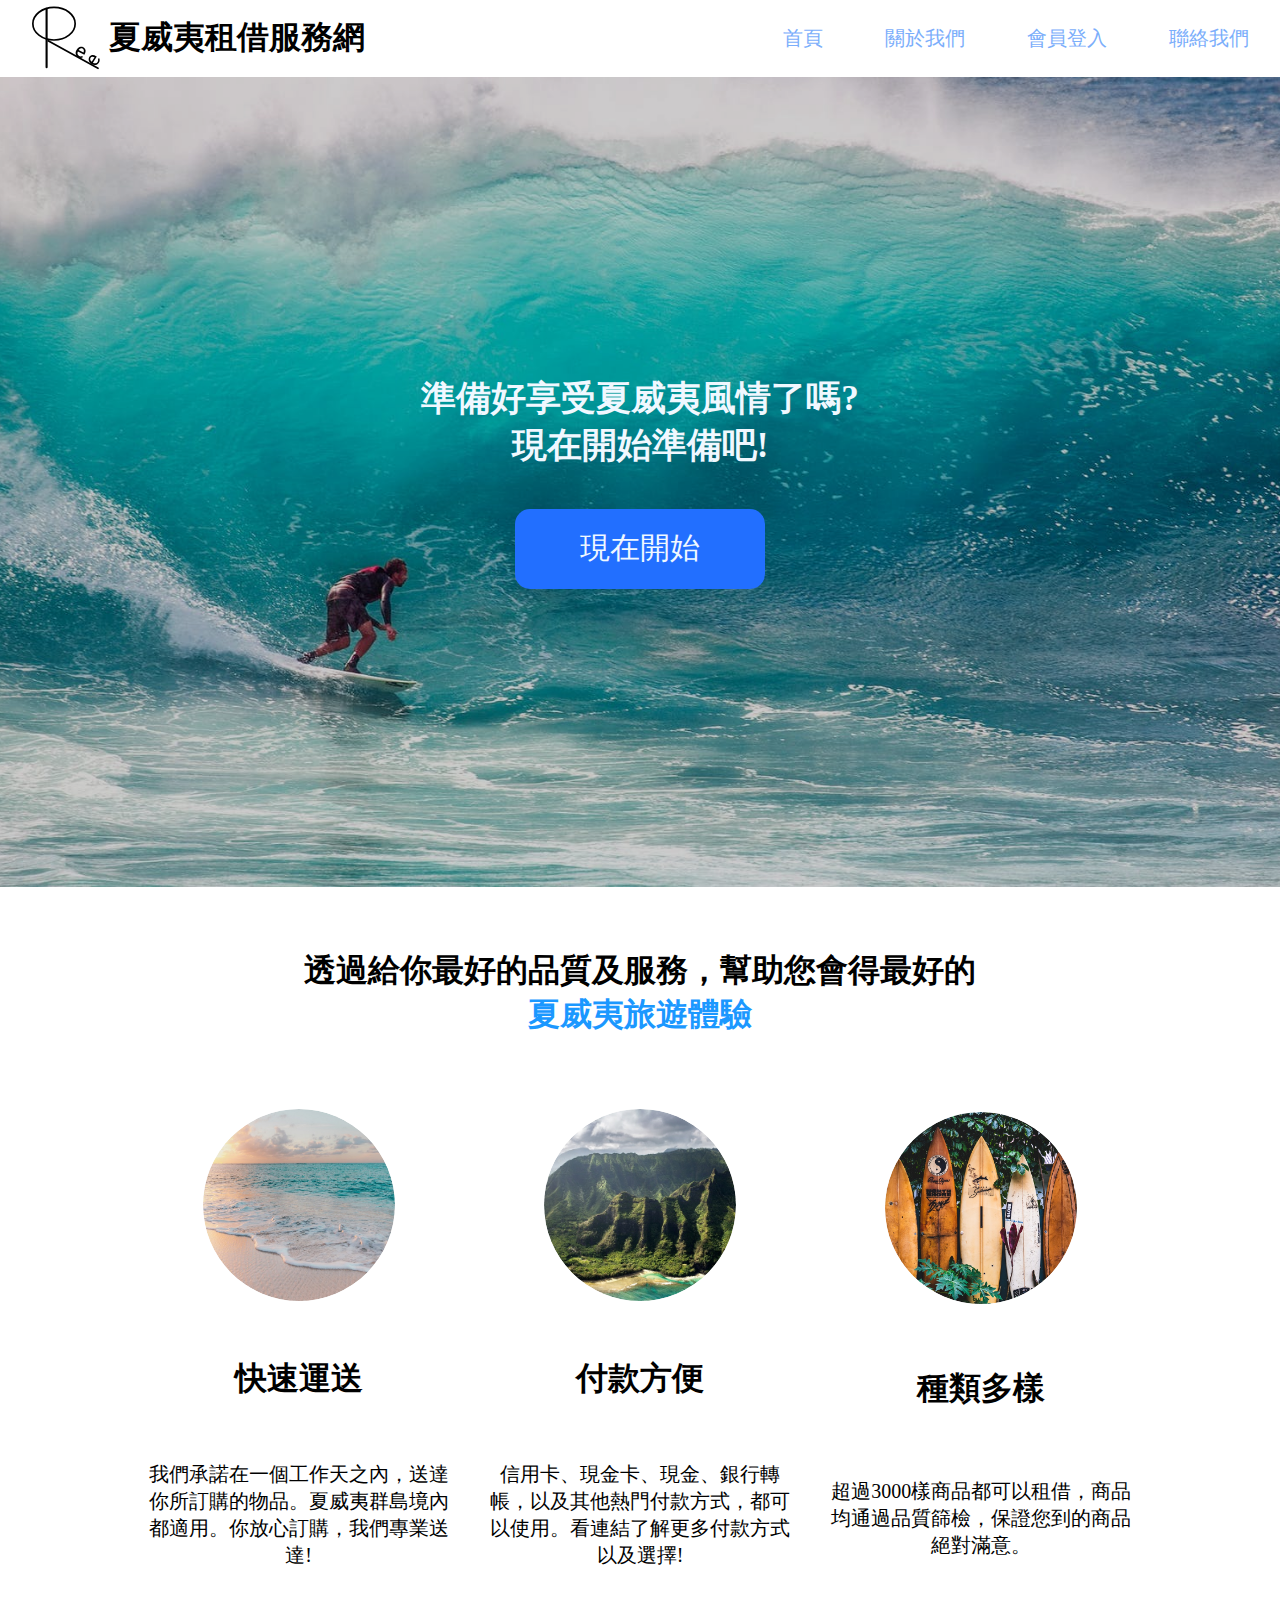
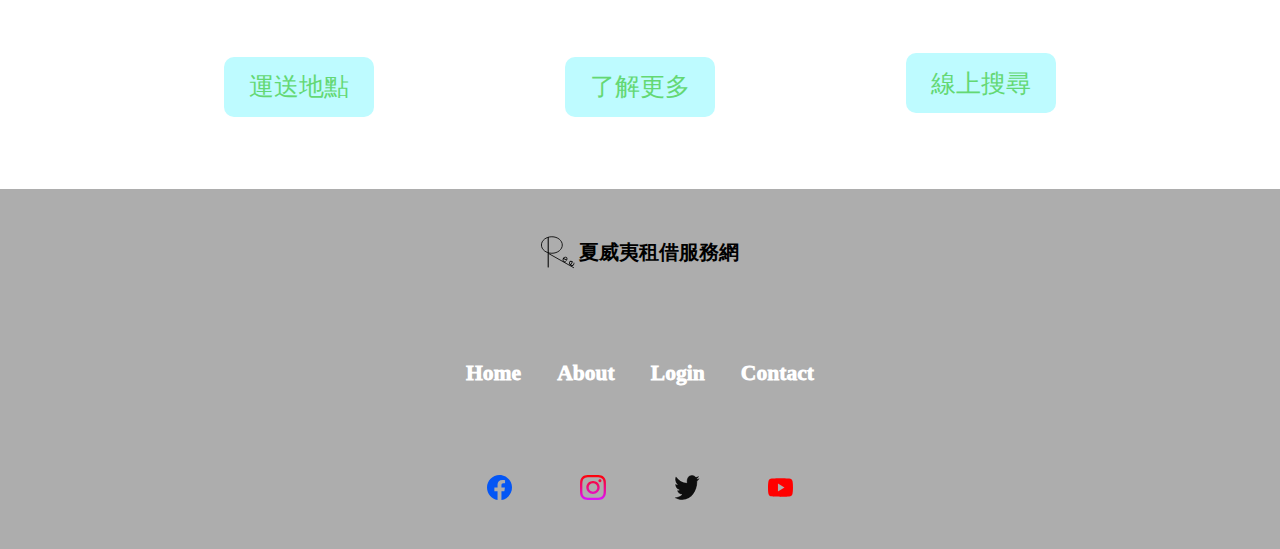
<file: hawaii project/index.html>
<!DOCTYPE html>
<html lang="zh">
<head>
    <meta charset="UTF-8">
    <meta http-equiv="X-UA-Compatible" content="IE=edge">
    <meta name="viewport" content="width=device-width, initial-scale=1.0">
    <link href="./styles/index.css" rel="stylesheet" type="text/css" />
    <title></title>
</head>
<body>
    <header>
        <div class="headerRight">
            <img src="資源包1\Icons\black logo.svg">
            <h1>夏威夷租借服務網</h1>
        </div>
        <nav>
            <ul>
                <li><a href="#">首頁</a></li>
                <li><a href="#">關於我們</a></li>
                <li><a href="#">會員登入</a></li>
                <li><a href="#">聯絡我們</a></li>
            </ul>
        </nav>
    </header>

    <main>
        <section class="backImage">
            <div class="filter"></div>
            <h3>準備好享受夏威夷風情了嗎?<br/>
                現在開始準備吧!</h3>
            <button class="start">現在開始</button>
        </section>
        <div class="container">
            <h3>透過給你最好的品質及服務，幫助您會得最好的<br/>
                <span style="color:rgb(27, 152, 255)">夏威夷旅遊體驗</span></h3>
            <div class="cards">
                <div class="card">
                    <div class="imgContainer">
                        <img src="./資源包1/Pictures/sean-o-KMn4VEeEPR8-unsplash.jpg">
                    </div>
                    <h4>快速運送</h4>
                    <p>我們承諾在一個工作天之內，送達你所訂購的物品。夏威夷群島境內都適用。你放心訂購，我們專業送達!</p>
                    <button href="#">運送地點</button>
                </div>
                <div class="card">
                    <div class="imgContainer">
                        <img src="./資源包1/Pictures/braden-jarvis-prSogOoFmkw-unsplash.jpg">
                    </div>
                    <h4>付款方便</h4>
                    <p>信用卡、現金卡、現金、銀行轉帳，以及其他熱門付款方式，都可以使用。看連結了解更多付款方式以及選擇!</p>
                    <button href="#">了解更多</button>
                </div>
                <div class="card">
                    <div class="imgContainer">
                        <img src="./資源包1/Pictures/tatonomusic-FFCgotROOTY-unsplash.jpg">
                    </div>
                    <h4>種類多樣</h4>
                    <p>
                        超過3000樣商品都可以租借，商品均通過品質篩檢，保證您到的商品絕對滿意。
                      </p>
                    <button>線上搜尋</button>
                </div>
            </div>
        </div>
    </main>
    <footer>
        <div class="headerRight">
            <img src="資源包1\Icons\black logo.svg">
            <h4>夏威夷租借服務網</h4>
        </div>
        <nav>
            <ul>
                <li><a href="#">Home</a></li>
                <li><a href="#">About</a></li>
                <li><a href="#">Login</a></li>
                <li><a href="#">Contact</a></li>
            </ul>
        </nav>
        <section class="">
            <a href="#"><img src="./資源包1/Icons/facebook.svg"></a>
            <a href="#"><img src="./資源包1/Icons/instagram.svg"></a>
            <a href="#"><img src="./資源包1/Icons/twitter.svg"></a>
            <a href="#"><img src="./資源包1/Icons/youtube.svg"></a>
        </section>
    </footer>
</body>
<script src="./app.js"></script>
</html>
</file>
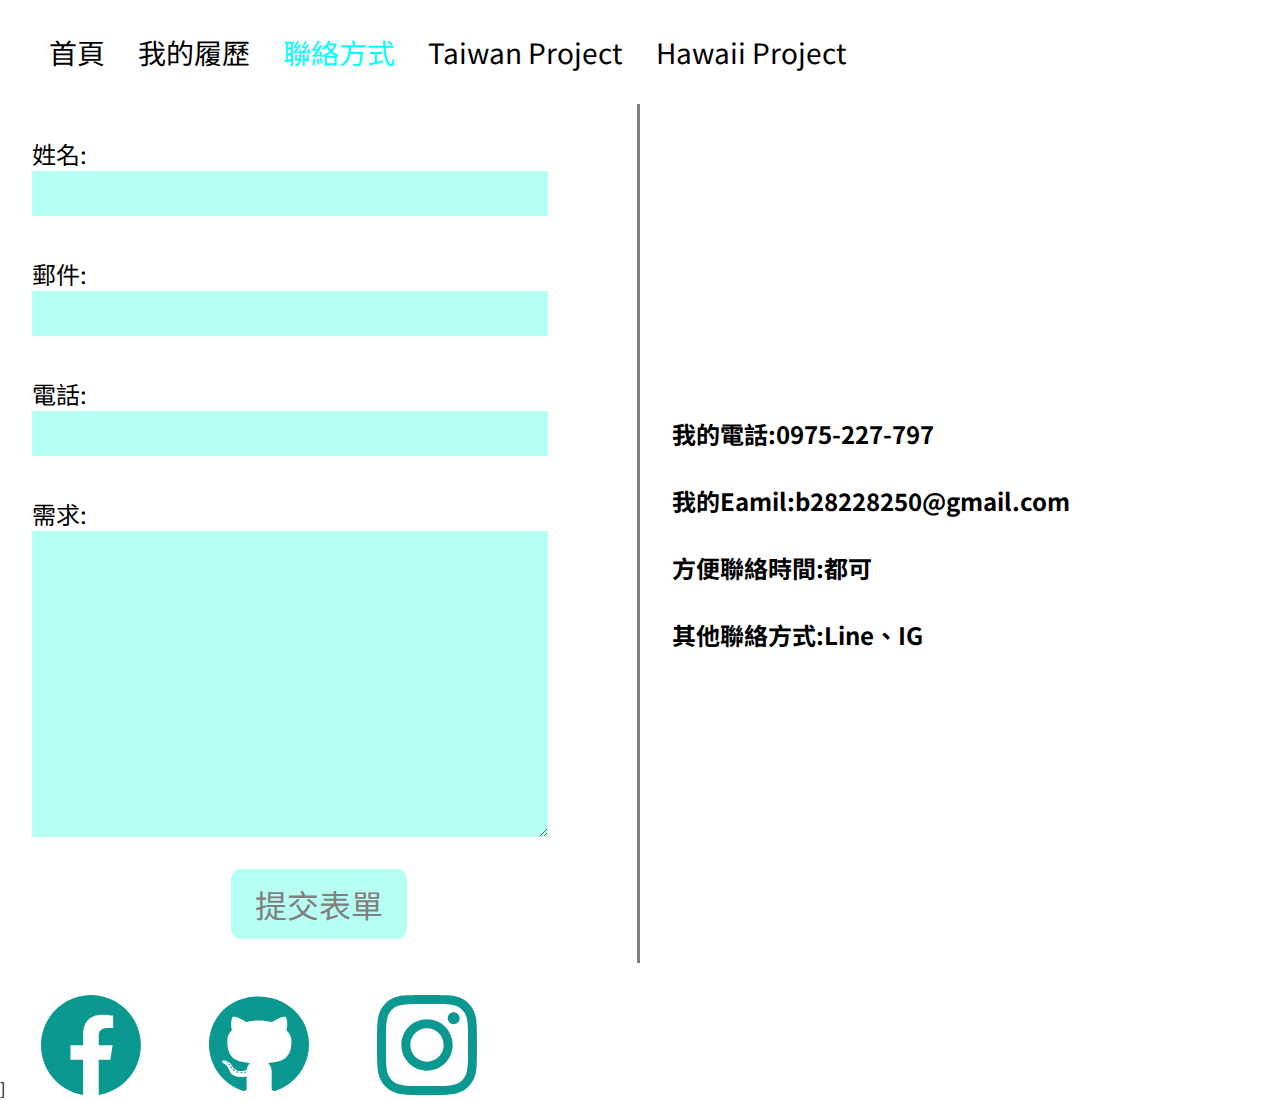
<file: contact.html>
<!DOCTYPE html>
<html lang="zh">
    <head>
        <meta charset="UTF-8">
        <meta http-equiv="X-UA-Compatible" content="IE=edge">
        <meta name="viewport" content="width=device-width, initial-scale=1.0">
        <meta name="author" content="Frank Guo">
        <meta name="rodots" content="index, follow">
        <meta name="description" content="這是Frank Guo的個人網站。Frank Guo是來自台灣的網路前端開發人員">
        <title>聯絡方式 | Frank 網頁前端工程師</title>
        <link rel="stylesheet" href="./styles/style.css">
        <link rel="stylesheet" href="./styles/animation.css">
        <link rel="preconnect" href="https://fonts.googleapis.com">
    <link rel="preconnect" href="https://fonts.gstatic.com" crossorigin>
    <link href="https://fonts.googleapis.com/css2?family=Noto+Sans+TC&display=swap" rel="stylesheet">
    </head>
    <body>
        <header>
            <nav>
                <ul>
                    <li ><a href="index.html" >首頁</a></li>
                    <li><a href="resume.html">我的履歷</a></li>
                    <li><a href="#" class="first">聯絡方式</a></li>
                    <li><a href="基礎project/index.html">Taiwan Project</a></li>
                    <li><a href="hawaii project/index.html">Hawaii Project</a></li>
                </ul>
            </nav>
        </header>
        <main>
            <section class="form">
                <form>
                  <div>
                    <label for="name">姓名:</label>
                    <input type="text" name="name" />
                  </div>
                  <br />
                  <div>
                    <label for="email">郵件:</label>
                    <input type="email" name="email" />
                  </div>
                  <br />
                  <div>
                    <label for="phone">電話:</label>
                    <input type="text" name="phone" />
                  </div>
                  <br />
                  <div>
                    <label for="need">需求:</label>
                    <textarea name="need" id="need" rows="10"></textarea>
                  </div>
                  <br />
                  <button type="submit">提交表單</button>
                </form>
              </section>
            <section class="contact">
                <div class="content">
                    <h2>我的電話:0975-227-797</h2>
                    <h2>我的Eamil:b28228250@gmail.com</h2>
                    <h2>方便聯絡時間:都可</h2>
                    <h2>其他聯絡方式:Line、IG</h2>
                </div>
            </section>
        </main>
        <footer>]
            <a href="#"><img src="./ICONS/facebook.svg" alt="facebook" title="facebook page"></a>
            <a href="#"><img src="./ICONS/github-brands 1.svg" alt="github" title="'github page"></a>
            <a href="#"><img src="./ICONS/instagram.svg" alt="instagram" title="'instagram page"></a>
        </footer>
    </body>
</html>
</file>
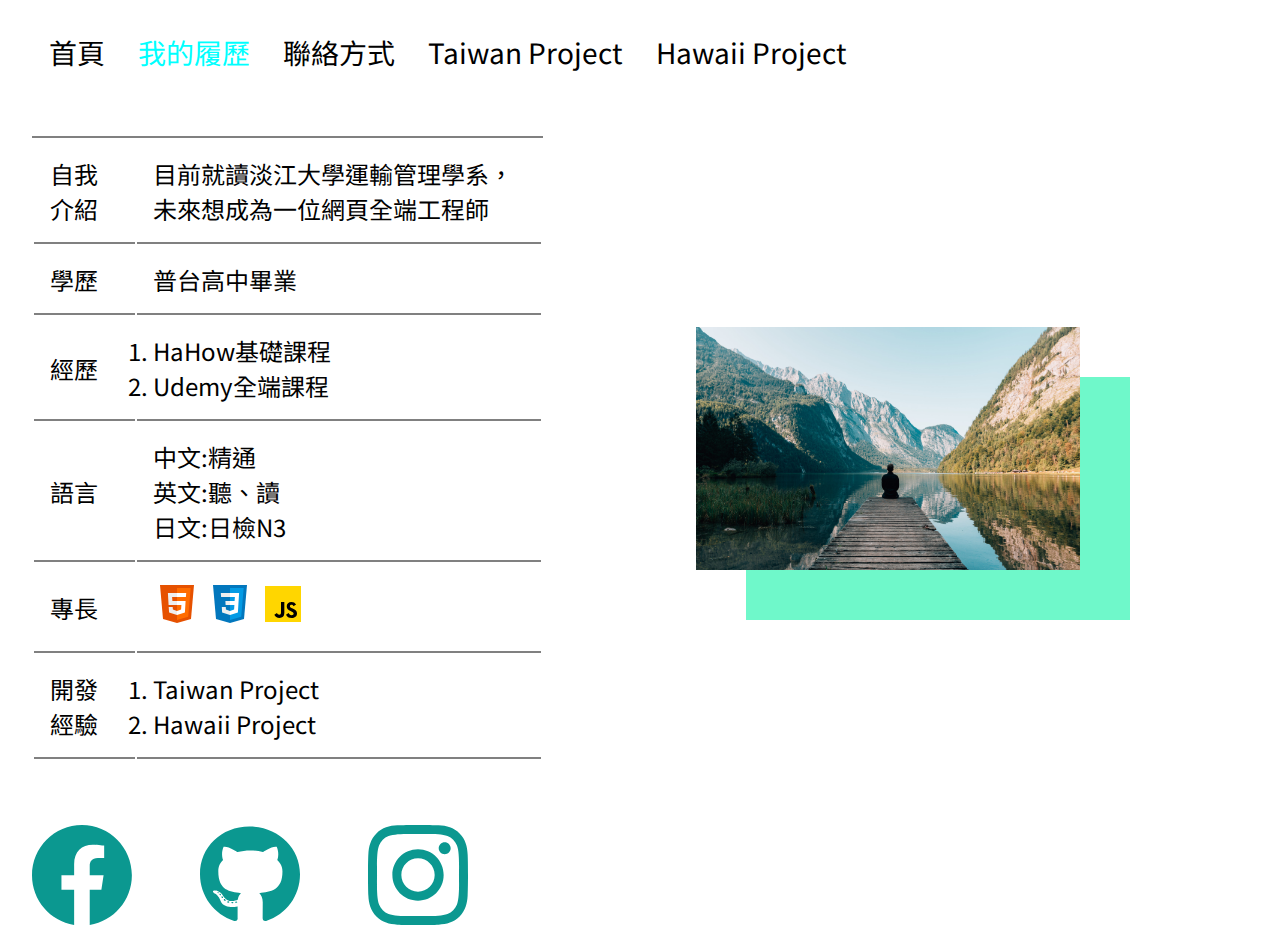
<file: resume.html>
<!DOCTYPE html>
<html lang="zh">
<head>
    <meta charset="UTF-8">
    <meta http-equiv="X-UA-Compatible" content="IE=edge">
    <meta name="viewport" content="width=device-width, initial-scale=1.0">
    <meta name="author" content="Frank Guo">
    <meta name="rodots" content="index, follow">
    <meta name="description" content="這是Frank Guo的個人網站。Frank Guo是來自台灣的網路前端開發人員">
    <title>我的履歷 | Frank 網頁前端工程師</title>
    <link rel="stylesheet" href="./styles/style.css">
    <link rel="stylesheet" href="./styles/animation.css">
    <link rel="preconnect" href="https://fonts.googleapis.com">
<link rel="preconnect" href="https://fonts.gstatic.com" crossorigin>
<link href="https://fonts.googleapis.com/css2?family=Noto+Sans+TC&display=swap" rel="stylesheet">
</head>
<header>
    <nav>
        <ul>
            <li ><a href="index.html" >首頁</a></li>
            <li><a class="first" href="#">我的履歷</a></li>
            <li><a href="contact.html">聯絡方式</a></li>
            <li><a href="基礎project/index.html">Taiwan Project</a></li>
            <li><a href="hawaii project/index.html">Hawaii Project</a></li>
        </ul>
    </nav>
</header>
<main>
    <section class="table">
        <table style=" border-top: 2px solid gray;">
            <tr >
                <td style="width:20%;">自我介紹</td>
                <td style="width:80%;">目前就讀淡江大學運輸管理學系，未來想成為一位網頁全端工程師</td>
            </tr>
            <tr>
                <td>學歷</td>
                <td>普台高中畢業</td>
            </tr>
            <tr>
                <td>經歷</td>
                <td> 
                    <ol>
                        <li>HaHow基礎課程</li>
                        <li>Udemy全端課程</li>
                    </ol>
                </td> 
            </tr>
            <tr>
                <td>語言</td>
                <td>
                    <ul style="list-style:none">
                        <li>中文:精通</li>
                        <li>英文:聽、讀</li>
                        <li>日文:日檢N3</li>
                    </ul>
                </td>
            </tr>
            <tr>
                <td>專長</td>
                <td>
                    <img src="./ICONS/icons8-html-5.svg" alt="html">
                    <img src="./ICONS/icons8-css3.svg" alt="css3">
                    <img src="./ICONS/icons8-javascript.svg" alt="javascript">
                </td>
            </tr>
            <tr>
                <td>開發經驗</td>
                <td>
                    <ol>
                        <li>Taiwan Project</li>
                        <li>Hawaii Project</li>
                    </ol>
                </td>
            </tr>
        </table>
    </section>
    <section class="bu">
        <img src="./ICONS/pexels-photo-747964-scaled.jpeg" alt="img" title='img'>
    </section>
</main>
<footer>
    <a href="#"><img src="./ICONS/facebook.svg" alt="facebook" title="facebook page"></a>
    <a href="#"><img src="./ICONS/github-brands 1.svg" alt="github" title="'github page"></a>
    <a href="#"><img src="./ICONS/instagram.svg" alt="instagram" title="'instagram page"></a>
</footer>
</file>
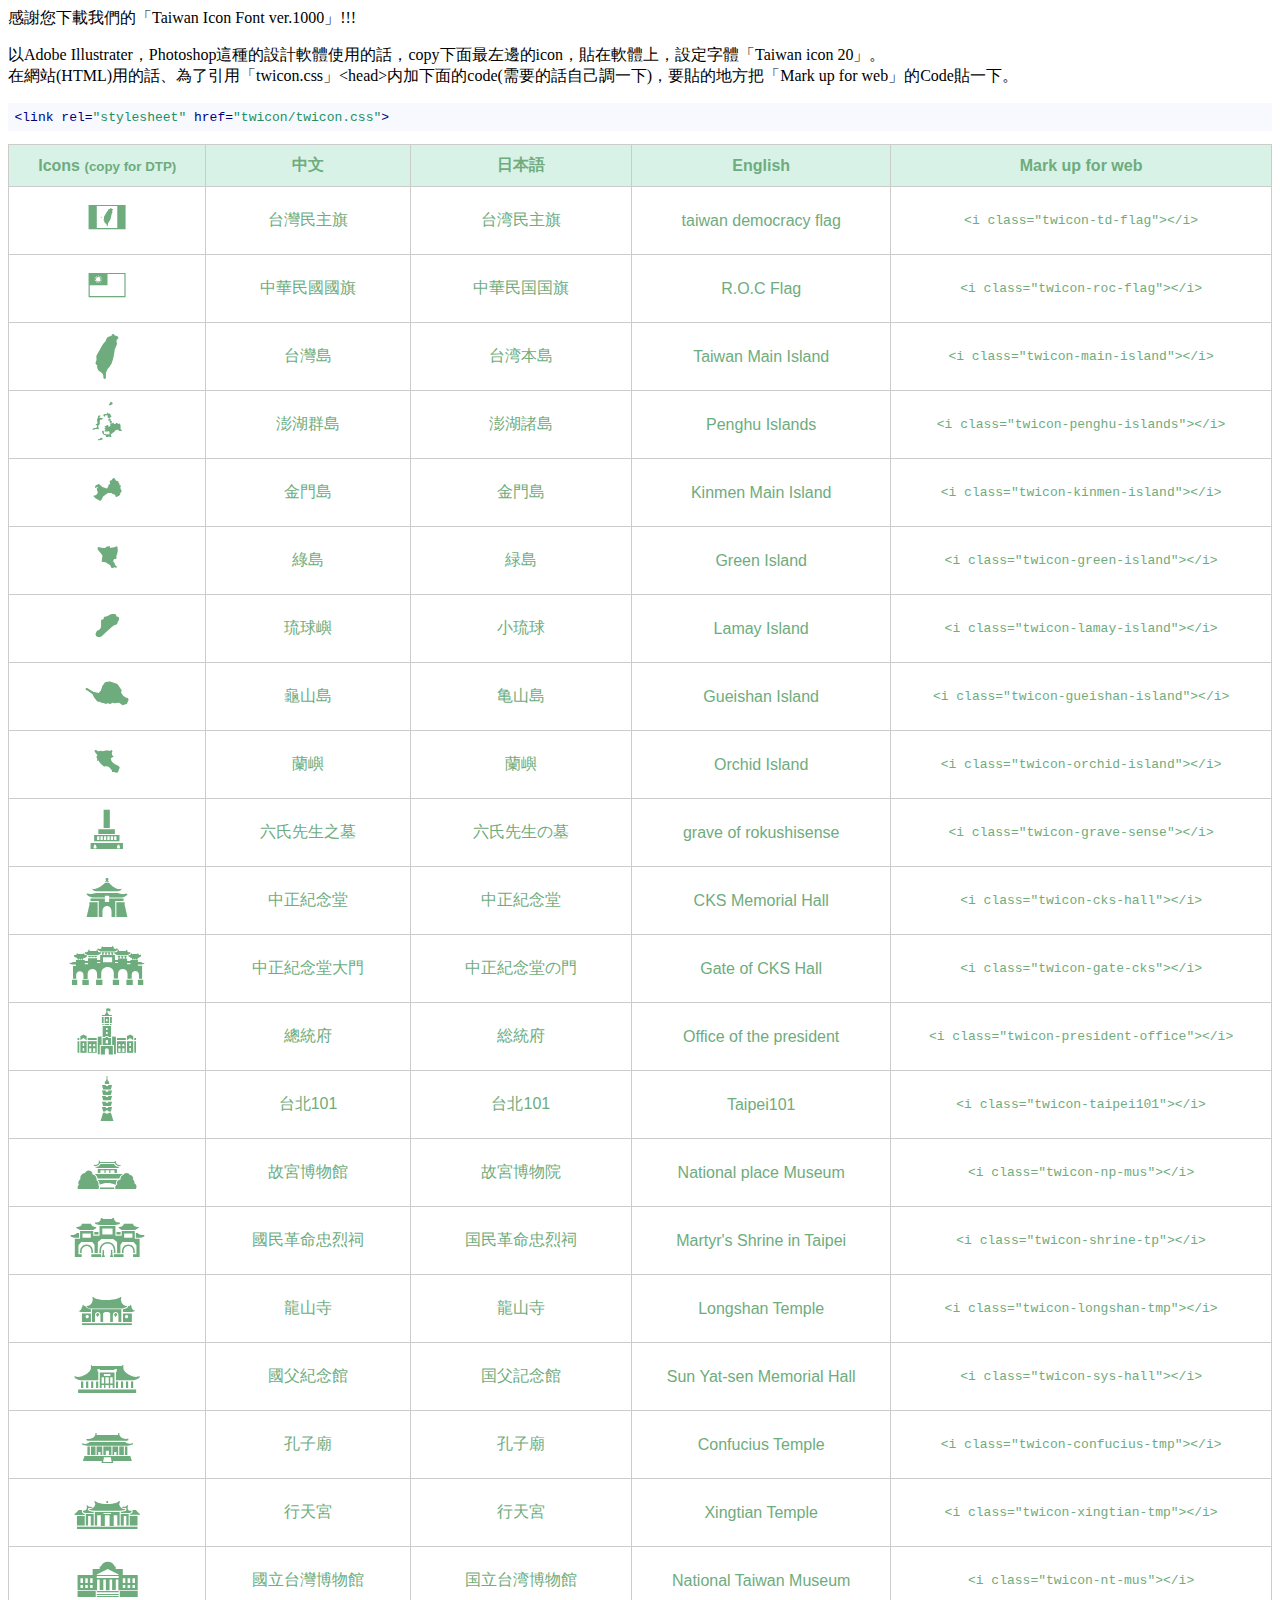
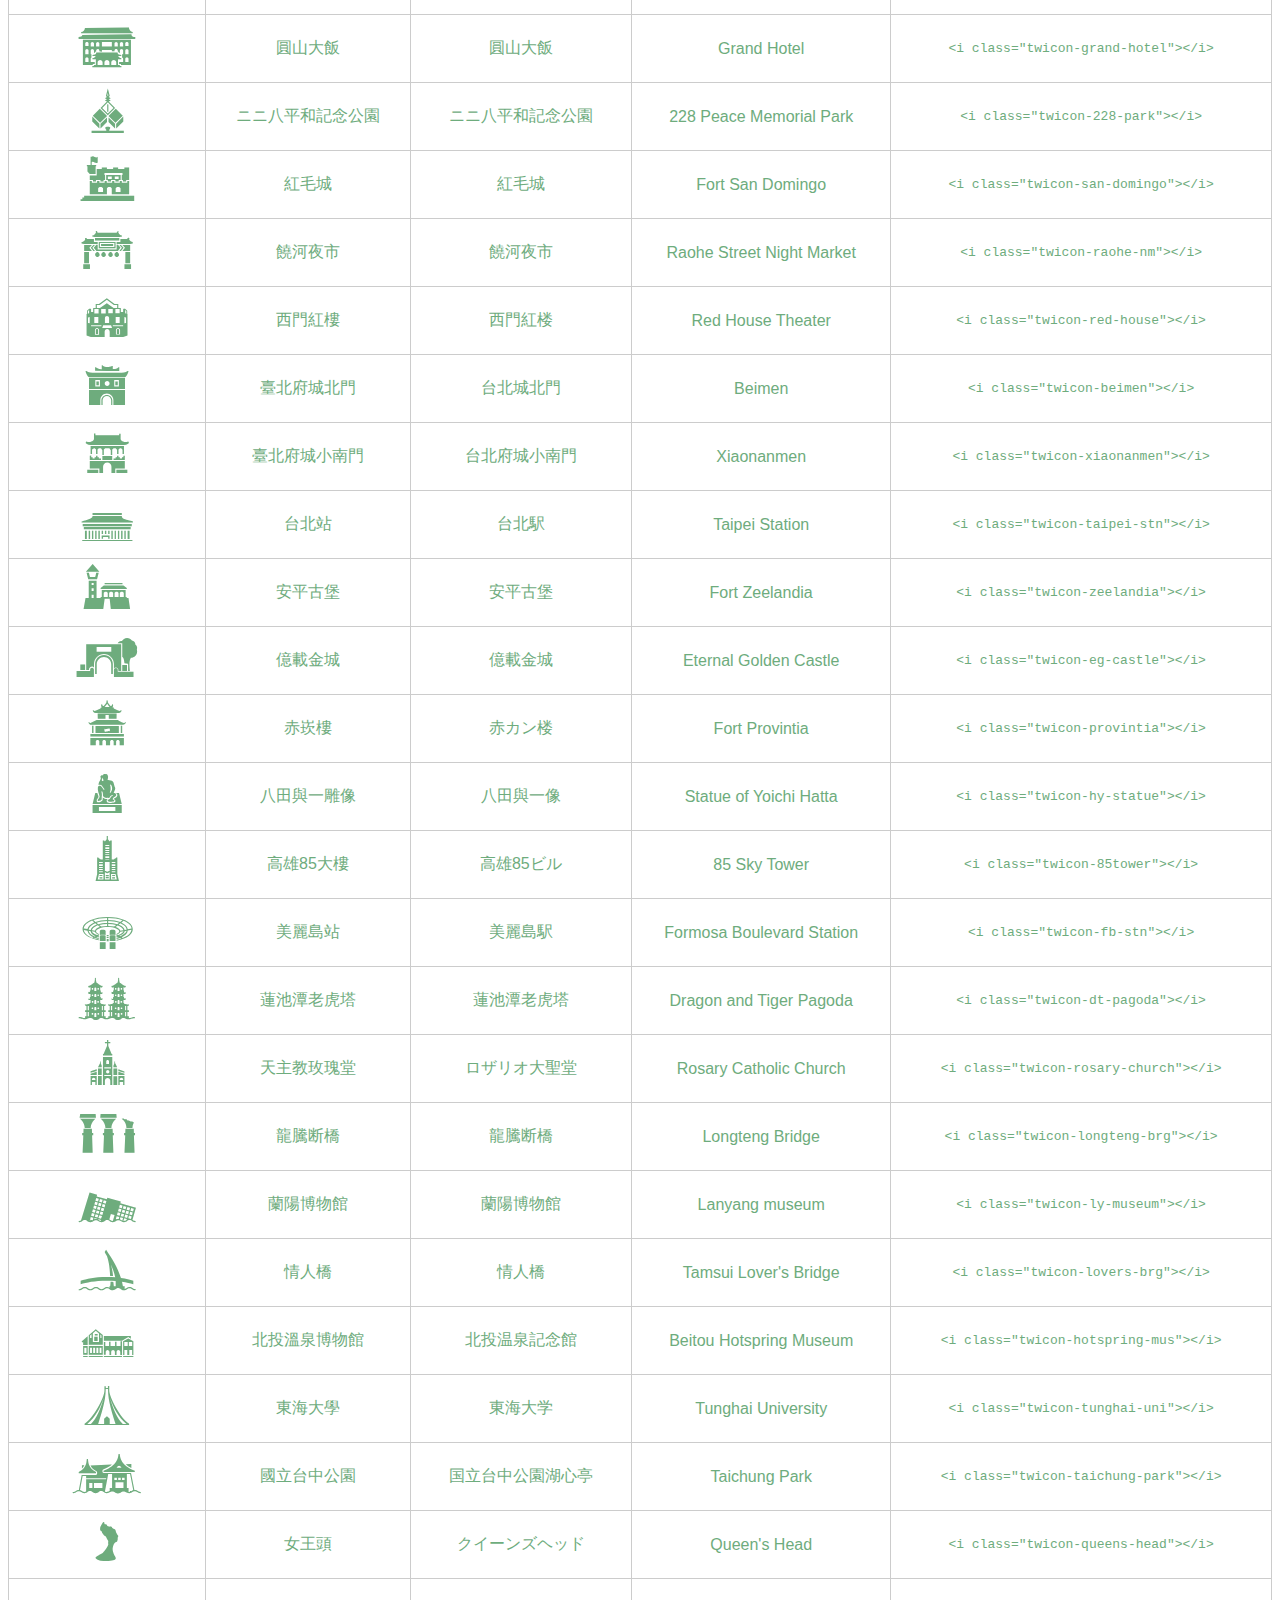
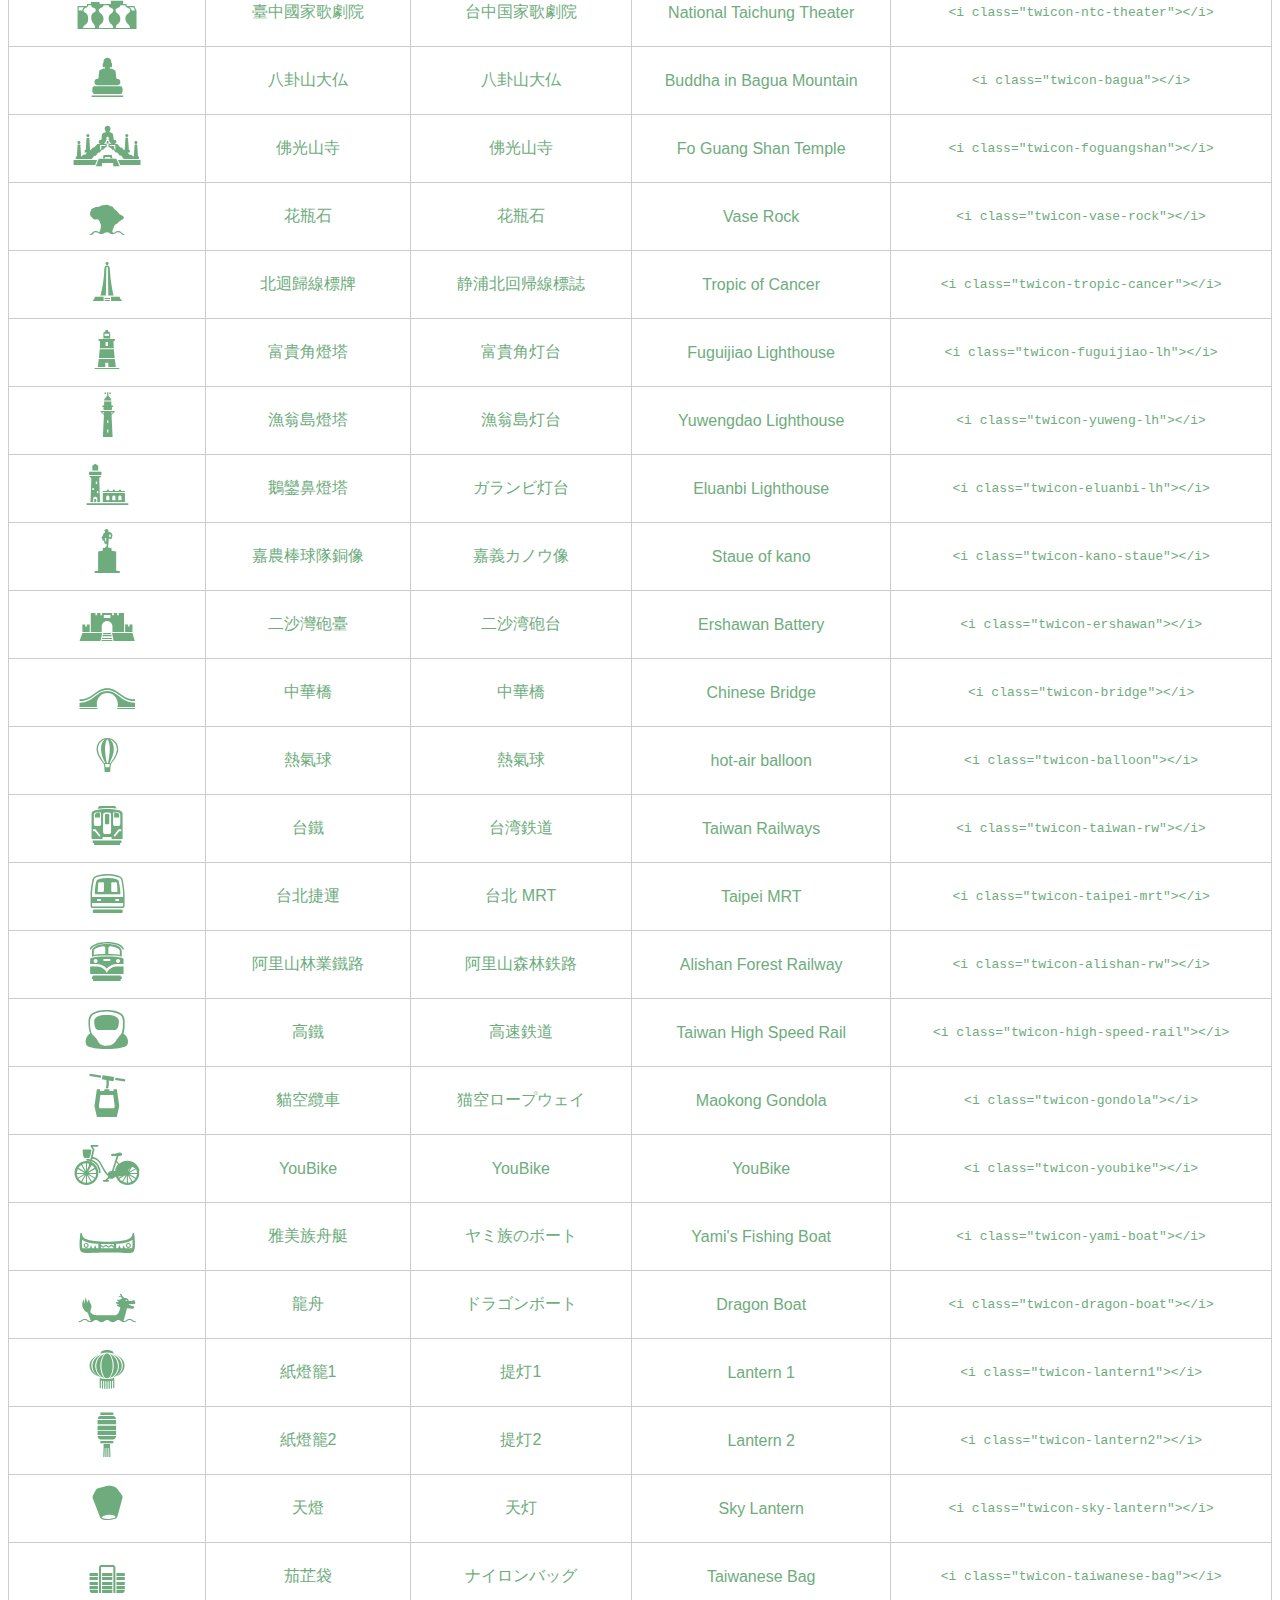
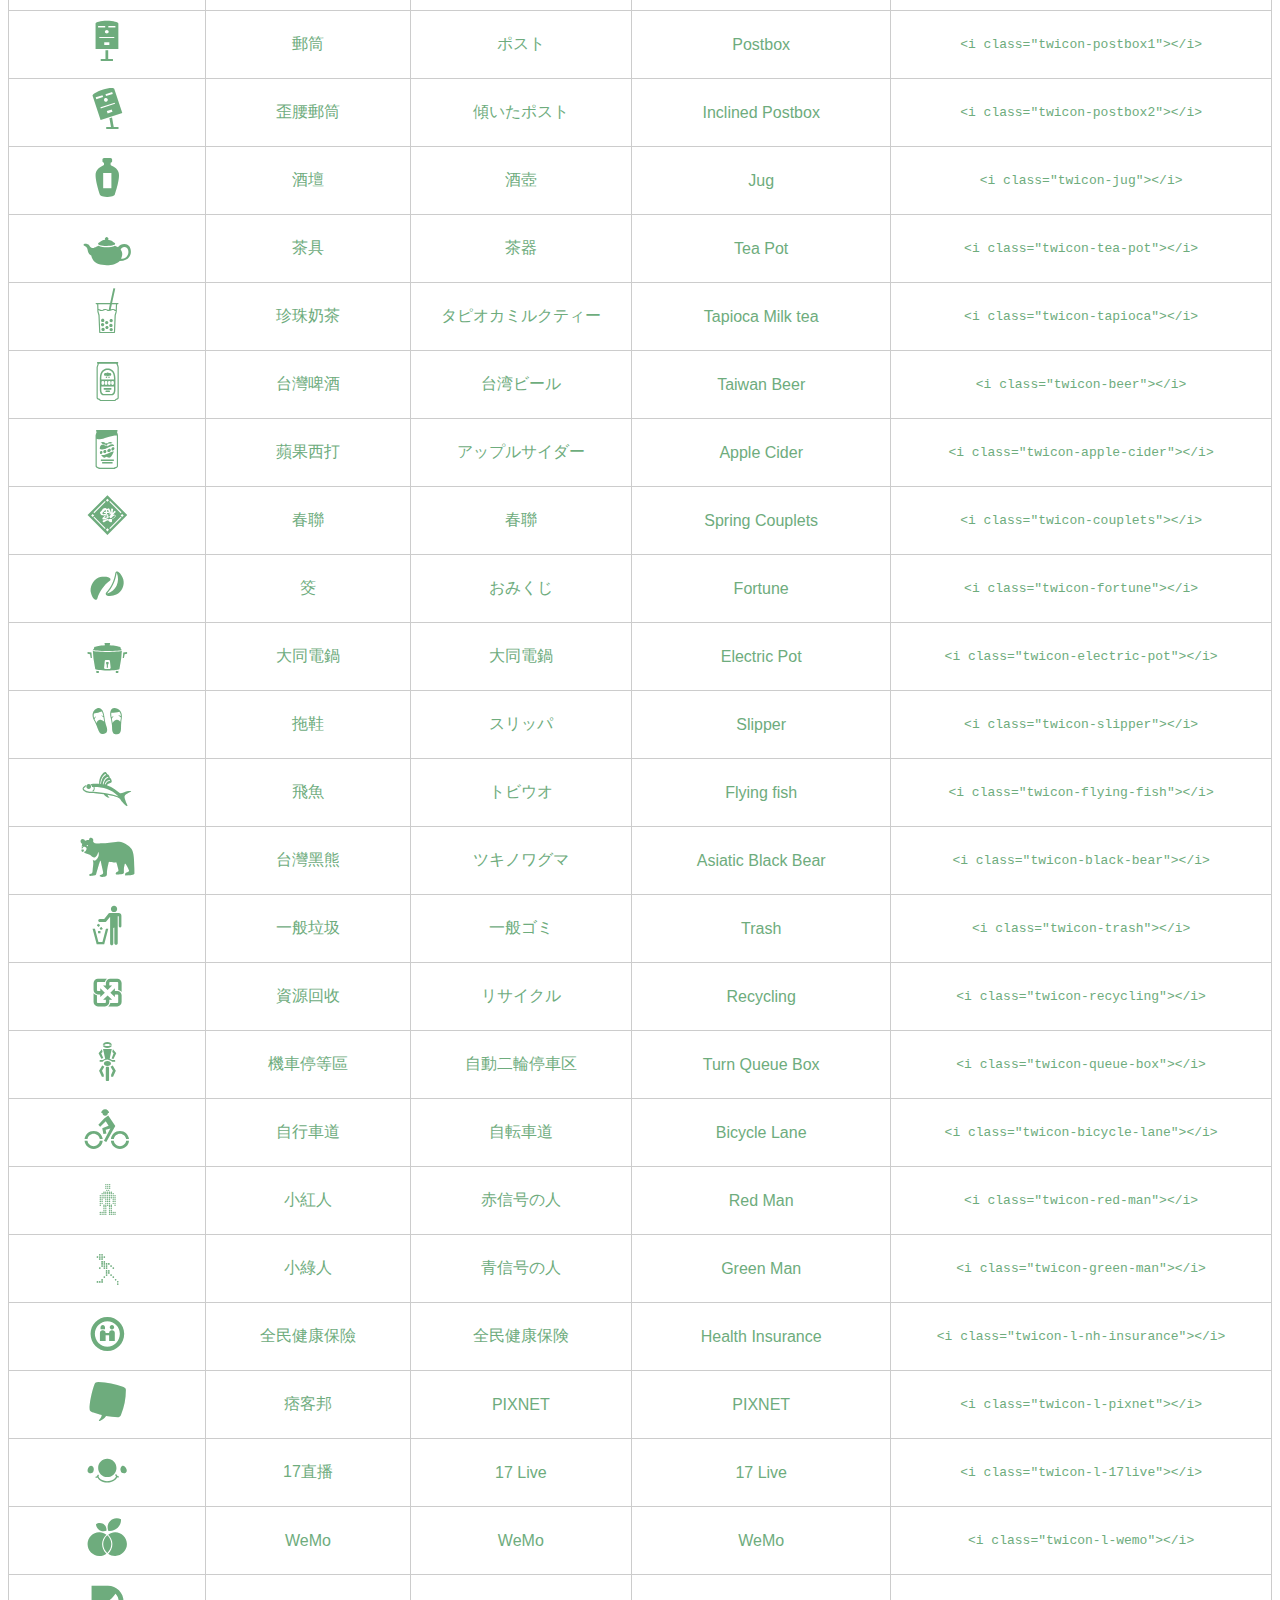
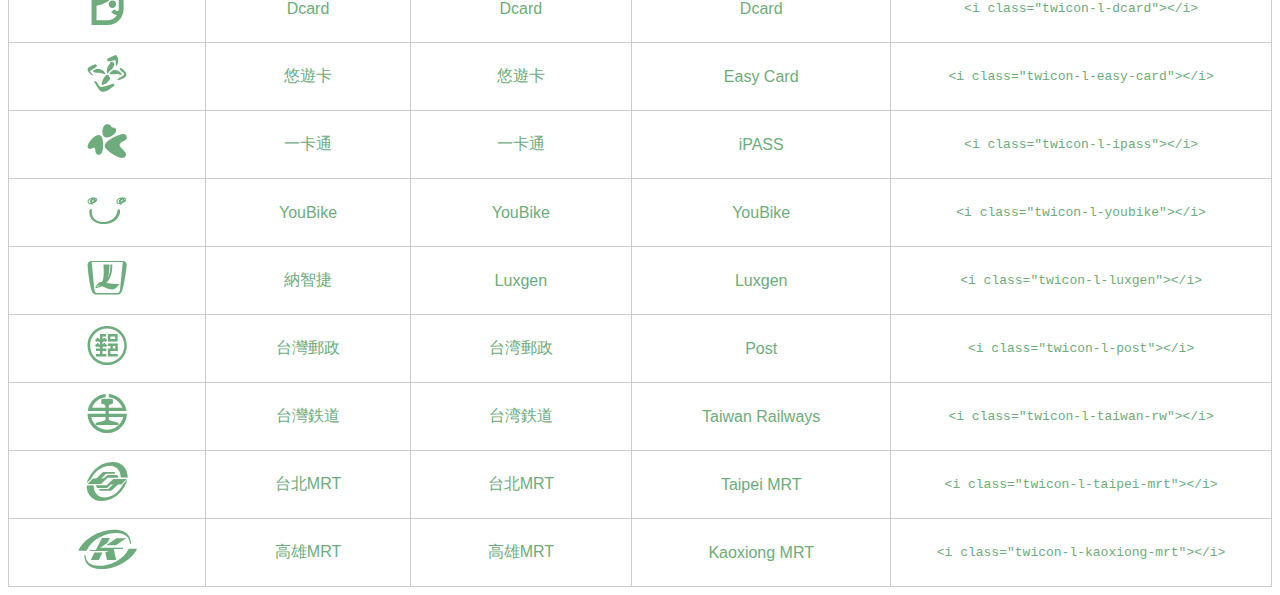
<file: 基礎project/twicon/List.html>
<head>
 <title>一覽表|一覧表|List</title>
 <style type="text/css">
  table{
    width: 100%;
    border-collapse: collapse;
    border-spacing: 0;
    color:#6EAC7D;
    font-family: sans-serif ;
  }

  table th{
    padding: 10px 20px;
    text-align: center;
    border: 1px solid #ccc;
    background-color: #D9F2E7
  }

  table td{
    padding: 0px 20px;
    text-align: center;
    border: 1px solid #ccc;
  }

  table td.icon {
    font-family: "twicon" ;
    font-size: 3.5em ;
    border: 1px solid #ccc;
  }

  table tr:hover{
    background-color: #4A7756;
    color:#fff;
  }

  @font-face {
   font-family: 'twicon';
   src: url('twicon.woff') ;
   src: url('twicon.woff2') ;
  }
 </style>
</head>
<body>
 <p>
   感謝您下載我們的「Taiwan Icon Font ver.1000」!!!
 </p>
 <p>
   以Adobe Illustrater，Photoshop這種的設計軟體使用的話，copy下面最左邊的icon，貼在軟體上，設定字體「Taiwan icon 20」。
  <br>在網站(HTML)用的話、為了引用「twicon.css」&lt;head&gt;内加下面的code(需要的話自己調一下)，要貼的地方把「Mark up for web」的Code貼一下。
  <pre style="display:block;overflow-x:auto;padding:0.5em;color:#000;background:#f8f8ff"><code><span style="color:#000080;font-weight:normal">&lt;<span style="color:#000080;font-weight:normal">link</span> <span class="hljs-attr">rel</span>=<span style="color:#219161">&quot;stylesheet&quot;</span> <span class="hljs-attr">href</span>=<span style="color:#219161">&quot;twicon/twicon.css&quot;</span>&gt;</span></code></pre>

 <table>
  <tr>
    <th>Icons <small>(copy for DTP)</small></th>
    <th>中文</th>
    <th>日本語</th>
    <th>English</th>
    <th>Mark up for web</th>
  </tr>
  <tr>
    <td class="icon">ꀀ</td>
    <td>台灣民主旗</td>
    <td>台湾民主旗</td>
    <td>taiwan democracy flag</td>
    <td><code>&lt;i class="twicon-td-flag"&gt;&lt;/i&gt;</code></td>
  </tr>
  <tr>
    <td class="icon">ꀁ</td>
    <td>中華民國國旗</td>
    <td>中華民国国旗</td>
    <td>R.O.C Flag</td>
    <td><code>&lt;i class="twicon-roc-flag"&gt;&lt;/i&gt;</code></td>
  </tr>
  <tr>
    <td class="icon">ꀂ</td>
    <td>台灣島</td>
    <td>台湾本島</td>
    <td>Taiwan Main Island</td>
    <td><code>&lt;i class="twicon-main-island"&gt;&lt;/i&gt;</code></td>
  </tr>
  <tr>
    <td class="icon">ꀃ</td>
    <td>澎湖群島</td>
    <td>澎湖諸島</td>
    <td>Penghu Islands</td>
    <td><code>&lt;i class="twicon-penghu-islands"&gt;&lt;/i&gt;</code></td>
  </tr>
  <tr>
    <td class="icon">ꀄ</td>
    <td>金門島</td>
    <td>金門島</td>
    <td>Kinmen Main Island</td>
    <td><code>&lt;i class="twicon-kinmen-island"&gt;&lt;/i&gt;</code></td>
  </tr>
  <tr>
    <td class="icon">ꀅ</td>
    <td>綠島</td>
    <td>緑島</td>
    <td>Green Island</td>
    <td><code>&lt;i class="twicon-green-island"&gt;&lt;/i&gt;</code></td>
  </tr>
  <tr>
    <td class="icon">ꀆ</td>
    <td>琉球嶼</td>
    <td>小琉球</td>
    <td>Lamay Island</td>
    <td><code>&lt;i class="twicon-lamay-island"&gt;&lt;/i&gt;</code></td>
  </tr>
  <tr>
    <td class="icon">ꀇ</td>
    <td>龜山島</td>
    <td>亀山島</td>
    <td>Gueishan Island</td>
    <td><code>&lt;i class="twicon-gueishan-island"&gt;&lt;/i&gt;</code></td>
  </tr>
  <tr>
    <td class="icon">ꀈ</td>
    <td>蘭嶼</td>
    <td>蘭嶼</td>
    <td>Orchid Island</td>
    <td><code>&lt;i class="twicon-orchid-island"&gt;&lt;/i&gt;</code></td>
  </tr>
  <tr>
    <td class="icon">ꀉ</td>
    <td>六氏先生之墓</td>
    <td>六氏先生の墓</td>
    <td>grave of rokushisense</td>
    <td><code>&lt;i class="twicon-grave-sense"&gt;&lt;/i&gt;</code></td>
  </tr>
  <tr>
    <td class="icon">ꀊ</td>
    <td>中正紀念堂</td>
    <td>中正紀念堂</td>
    <td>CKS Memorial Hall</td>
    <td><code>&lt;i class="twicon-cks-hall"&gt;&lt;/i&gt;</code></td>
  </tr>
  <tr>
    <td class="icon">ꀋ</td>
    <td>中正紀念堂大門</td>
    <td>中正紀念堂の門</td>
    <td>Gate of CKS Hall</td>
    <td><code>&lt;i class="twicon-gate-cks"&gt;&lt;/i&gt;</code></td>
  </tr>
  <tr>
    <td class="icon">ꀌ</td>
    <td>總統府</td>
    <td>総統府</td>
    <td>Office of the president</td>
    <td><code>&lt;i class="twicon-president-office"&gt;&lt;/i&gt;</code></td>
  </tr>
  <tr>
    <td class="icon">ꀍ</td>
    <td>台北101</td>
    <td>台北101</td>
    <td>Taipei101</td>
    <td><code>&lt;i class="twicon-taipei101"&gt;&lt;/i&gt;</code></td>
  </tr>
  <tr>
    <td class="icon">ꀎ</td>
    <td>故宮博物館</td>
    <td>故宮博物院</td>
    <td>National place Museum</td>
    <td><code>&lt;i class="twicon-np-mus"&gt;&lt;/i&gt;</code></td>
  </tr>
  <tr>
    <td class="icon">ꀏ</td>
    <td>國民革命忠烈祠</td>
    <td>国民革命忠烈祠</td>
    <td>Martyr's Shrine in Taipei</td>
    <td><code>&lt;i class="twicon-shrine-tp"&gt;&lt;/i&gt;</code></td>
  </tr>
  <tr>
    <td class="icon">ꀐ</td>
    <td>龍山寺</td>
    <td>龍山寺</td>
    <td>Longshan Temple</td>
    <td><code>&lt;i class="twicon-longshan-tmp"&gt;&lt;/i&gt;</code></td>
  </tr>
  <tr>
    <td class="icon">ꀑ</td>
    <td>國父紀念館</td>
    <td>国父記念館</td>
    <td>Sun Yat-sen Memorial Hall</td>
    <td><code>&lt;i class="twicon-sys-hall"&gt;&lt;/i&gt;</code></td>
  </tr>
  <tr>
    <td class="icon">ꀒ</td>
    <td>孔子廟</td>
    <td>孔子廟</td>
    <td>Confucius Temple</td>
    <td><code>&lt;i class="twicon-confucius-tmp"&gt;&lt;/i&gt;</code></td>
  </tr>
  <tr>
    <td class="icon">ꀓ</td>
    <td>行天宮</td>
    <td>行天宮</td>
    <td>Xingtian Temple</td>
    <td><code>&lt;i class="twicon-xingtian-tmp"&gt;&lt;/i&gt;</code></td>
  </tr>
  <tr>
    <td class="icon">ꀔ</td>
    <td>國立台灣博物館</td>
    <td>国立台湾博物館</td>
    <td>National Taiwan Museum</td>
    <td><code>&lt;i class="twicon-nt-mus"&gt;&lt;/i&gt;</code></td>
  </tr>
  <tr>
    <td class="icon">ꀕ</td>
    <td>圓山大飯</td>
    <td>圓山大飯</td>
    <td>Grand Hotel</td>
    <td><code>&lt;i class="twicon-grand-hotel"&gt;&lt;/i&gt;</code></td>
  </tr>
  <tr>
    <td class="icon">ꀖ</td>
    <td>ニニ八平和記念公園</td>
    <td>ニニ八平和記念公園</td>
    <td>228 Peace Memorial Park</td>
    <td><code>&lt;i class="twicon-228-park"&gt;&lt;/i&gt;</code></td>
  </tr>
  <tr>
    <td class="icon">ꀗ</td>
    <td>紅毛城</td>
    <td>紅毛城</td>
    <td>Fort San Domingo</td>
    <td><code>&lt;i class="twicon-san-domingo"&gt;&lt;/i&gt;</code></td>
  </tr>
  <tr>
    <td class="icon">ꀘ</td>
    <td>饒河夜市</td>
    <td>饒河夜市</td>
    <td>Raohe Street Night Market</td>
    <td><code>&lt;i class="twicon-raohe-nm"&gt;&lt;/i&gt;</code></td>
  </tr>
  <tr>
    <td class="icon">ꀙ</td>
    <td>西門紅樓</td>
    <td>西門紅楼</td>
    <td>Red House Theater</td>
    <td><code>&lt;i class="twicon-red-house"&gt;&lt;/i&gt;</code></td>
  </tr>
  <tr>
    <td class="icon">ꀚ</td>
    <td>臺北府城北門</td>
    <td>台北城北門</td>
    <td>Beimen</td>
    <td><code>&lt;i class="twicon-beimen"&gt;&lt;/i&gt;</code></td>
  </tr>
  <tr>
    <td class="icon">ꀛ</td>
    <td>臺北府城小南門</td>
    <td>台北府城小南門</td>
    <td>Xiaonanmen</td>
    <td><code>&lt;i class="twicon-xiaonanmen"&gt;&lt;/i&gt;</code></td>
  </tr>
  <tr>
    <td class="icon">ꀜ</td>
    <td>台北站</td>
    <td>台北駅</td>
    <td>Taipei Station</td>
    <td><code>&lt;i class="twicon-taipei-stn"&gt;&lt;/i&gt;</code></td>
  </tr>
  <tr>
    <td class="icon">ꀝ</td>
    <td>安平古堡</td>
    <td>安平古堡</td>
    <td>Fort Zeelandia</td>
    <td><code>&lt;i class="twicon-zeelandia"&gt;&lt;/i&gt;</code></td>
  </tr>
  <tr>
    <td class="icon">ꀞ</td>
    <td>億載金城</td>
    <td>億載金城</td>
    <td>Eternal Golden Castle</td>
    <td><code>&lt;i class="twicon-eg-castle"&gt;&lt;/i&gt;</code></td>
  </tr>
  <tr>
    <td class="icon">ꀟ</td>
    <td>赤崁樓</td>
    <td>赤カン楼</td>
    <td>Fort Provintia</td>
    <td><code>&lt;i class="twicon-provintia"&gt;&lt;/i&gt;</code></td>
  </tr>
  <tr>
    <td class="icon">ꀠ</td>
    <td>八田與一雕像</td>
    <td>八田與一像</td>
    <td>Statue of Yoichi Hatta</td>
    <td><code>&lt;i class="twicon-hy-statue"&gt;&lt;/i&gt;</code></td>
  </tr>
  <tr>
    <td class="icon">ꀡ</td>
    <td>高雄85大樓</td>
    <td>高雄85ビル</td>
    <td>85 Sky Tower</td>
    <td><code>&lt;i class="twicon-85tower"&gt;&lt;/i&gt;</code></td>
  </tr>
  <tr>
    <td class="icon">ꀢ</td>
    <td>美麗島站</td>
    <td>美麗島駅</td>
    <td>Formosa Boulevard Station</td>
    <td><code>&lt;i class="twicon-fb-stn"&gt;&lt;/i&gt;</code></td>
  </tr>
  <tr>
    <td class="icon">ꀣ</td>
    <td>蓮池潭老虎塔</td>
    <td>蓮池潭老虎塔</td>
    <td>Dragon and Tiger Pagoda</td>
    <td><code>&lt;i class="twicon-dt-pagoda"&gt;&lt;/i&gt;</code></td>
  </tr>
  <tr>
    <td class="icon">ꀤ</td>
    <td>天主教玫瑰堂</td>
    <td>ロザリオ大聖堂</td>
    <td>Rosary Catholic Church</td>
    <td><code>&lt;i class="twicon-rosary-church"&gt;&lt;/i&gt;</code></td>
  </tr>
  <tr>
    <td class="icon">ꀥ</td>
    <td>龍騰断橋</td>
    <td>龍騰断橋</td>
    <td>Longteng Bridge</td>
    <td><code>&lt;i class="twicon-longteng-brg"&gt;&lt;/i&gt;</code></td>
  </tr>
  <tr>
    <td class="icon">ꀦ</td>
    <td>蘭陽博物館</td>
    <td>蘭陽博物館</td>
    <td>Lanyang museum</td>
    <td><code>&lt;i class="twicon-ly-museum"&gt;&lt;/i&gt;</code></td>
  </tr>
  <tr>
    <td class="icon">ꀧ</td>
    <td>情人橋</td>
    <td>情人橋</td>
    <td>Tamsui Lover's Bridge</td>
    <td><code>&lt;i class="twicon-lovers-brg"&gt;&lt;/i&gt;</code></td>
  </tr>
  <tr>
    <td class="icon">ꀨ</td>
    <td>北投溫泉博物館</td>
    <td>北投温泉記念館</td>
    <td>Beitou Hotspring Museum</td>
    <td><code>&lt;i class="twicon-hotspring-mus"&gt;&lt;/i&gt;</code></td>
  </tr>
  <tr>
    <td class="icon">ꀩ</td>
    <td>東海大學</td>
    <td>東海大学</td>
    <td>Tunghai University</td>
    <td><code>&lt;i class="twicon-tunghai-uni"&gt;&lt;/i&gt;</code></td>
  </tr>
  <tr>
    <td class="icon">ꀪ</td>
    <td>國立台中公園</td>
    <td>国立台中公園湖心亭</td>
    <td>Taichung Park</td>
    <td><code>&lt;i class="twicon-taichung-park"&gt;&lt;/i&gt;</code></td>
  </tr>
  <tr>
    <td class="icon">ꀫ</td>
    <td>女王頭</td>
    <td>クイーンズヘッド</td>
    <td>Queen's Head</td>
    <td><code>&lt;i class="twicon-queens-head"&gt;&lt;/i&gt;</code></td>
  </tr>
  <tr>
    <td class="icon">ꀬ</td>
    <td>臺中國家歌劇院</td>
    <td>台中国家歌劇院</td>
    <td>National Taichung Theater</td>
    <td><code>&lt;i class="twicon-ntc-theater"&gt;&lt;/i&gt;</code></td>
  </tr>
  <tr>
    <td class="icon">ꀭ</td>
    <td>八卦山大仏</td>
    <td>八卦山大仏</td>
    <td>Buddha in Bagua Mountain</td>
    <td><code>&lt;i class="twicon-bagua"&gt;&lt;/i&gt;</code></td>
  </tr>
  <tr>
    <td class="icon">ꀮ</td>
    <td>佛光山寺</td>
    <td>佛光山寺</td>
    <td>Fo Guang Shan Temple</td>
    <td><code>&lt;i class="twicon-foguangshan"&gt;&lt;/i&gt;</code></td>
  </tr>
  <tr>
    <td class="icon">ꀯ</td>
    <td>花瓶石</td>
    <td>花瓶石</td>
    <td>Vase Rock</td>
    <td><code>&lt;i class="twicon-vase-rock"&gt;&lt;/i&gt;</code></td>
  </tr>
  <tr>
    <td class="icon">ꀰ</td>
    <td>北迴歸線標牌</td>
    <td>静浦北回帰線標誌</td>
    <td>Tropic of Cancer</td>
    <td><code>&lt;i class="twicon-tropic-cancer"&gt;&lt;/i&gt;</code></td>
  </tr>
  <tr>
    <td class="icon">ꀱ</td>
    <td>富貴角燈塔</td>
    <td>富貴角灯台</td>
    <td>Fuguijiao Lighthouse</td>
    <td><code>&lt;i class="twicon-fuguijiao-lh"&gt;&lt;/i&gt;</code></td>
  </tr>
  <tr>
    <td class="icon">ꀲ</td>
    <td>漁翁島燈塔</td>
    <td>漁翁島灯台</td>
    <td>Yuwengdao Lighthouse</td>
    <td><code>&lt;i class="twicon-yuweng-lh"&gt;&lt;/i&gt;</code></td>
  </tr>
  <tr>
    <td class="icon">ꀳ</td>
    <td>鵝鑾鼻燈塔</td>
    <td>ガランビ灯台</td>
    <td>Eluanbi Lighthouse</td>
    <td><code>&lt;i class="twicon-eluanbi-lh"&gt;&lt;/i&gt;</code></td>
  </tr>
  <tr>
    <td class="icon">ꀴ</td>
    <td>嘉農棒球隊銅像</td>
    <td>嘉義カノウ像</td>
    <td>Staue of kano</td>
    <td><code>&lt;i class="twicon-kano-staue"&gt;&lt;/i&gt;</code></td>
  </tr>
  <tr>
    <td class="icon">ꀵ</td>
    <td>二沙灣砲臺</td>
    <td>二沙湾砲台</td>
    <td>Ershawan Battery</td>
    <td><code>&lt;i class="twicon-ershawan"&gt;&lt;/i&gt;</code></td>
  </tr>
  <tr>
    <td class="icon">ꀶ</td>
    <td>中華橋</td>
    <td>中華橋</td>
    <td>Chinese Bridge</td>
    <td><code>&lt;i class="twicon-bridge"&gt;&lt;/i&gt;</code></td>
  </tr>
  <tr>
    <td class="icon">ꀷ</td>
    <td>熱氣球</td>
    <td>熱氣球</td>
    <td>hot‐air balloon</td>
    <td><code>&lt;i class="twicon-balloon"&gt;&lt;/i&gt;</code></td>
  </tr>
  <tr>
    <td class="icon">ꀸ</td>
    <td>台鐵</td>
    <td>台湾鉄道</td>
    <td>Taiwan Railways</td>
    <td><code>&lt;i class="twicon-taiwan-rw"&gt;&lt;/i&gt;</code></td>
  </tr>
  <tr>
    <td class="icon">ꀹ</td>
    <td>台北捷運</td>
    <td>台北 MRT</td>
    <td>Taipei MRT</td>
    <td><code>&lt;i class="twicon-taipei-mrt"&gt;&lt;/i&gt;</code></td>
  </tr>
  <tr>
    <td class="icon">ꀺ</td>
    <td>阿里山林業鐵路</td>
    <td>阿里山森林鉄路</td>
    <td>Alishan Forest Railway</td>
    <td><code>&lt;i class="twicon-alishan-rw"&gt;&lt;/i&gt;</code></td>
  </tr>
  <tr>
    <td class="icon">ꀻ</td>
    <td>高鐵</td>
    <td>高速鉄道</td>
    <td>Taiwan High Speed Rail</td>
    <td><code>&lt;i class="twicon-high-speed-rail"&gt;&lt;/i&gt;</code></td>
  </tr>
  <tr>
    <td class="icon">ꀼ</td>
    <td>貓空纜車</td>
    <td>猫空ロープウェイ</td>
    <td>Maokong Gondola</td>
    <td><code>&lt;i class="twicon-gondola"&gt;&lt;/i&gt;</code></td>
  </tr>
  <tr>
    <td class="icon">ꀽ</td>
    <td>YouBike</td>
    <td>YouBike</td>
    <td>YouBike</td>
    <td><code>&lt;i class="twicon-youbike"&gt;&lt;/i&gt;</code></td>
  </tr>
  <tr>
    <td class="icon">ꀾ</td>
    <td>雅美族舟艇</td>
    <td>ヤミ族のボート</td>
    <td>Yami's Fishing Boat</td>
    <td><code>&lt;i class="twicon-yami-boat"&gt;&lt;/i&gt;</code></td>
  </tr>
  <tr>
    <td class="icon">ꀿ</td>
    <td>龍舟</td>
    <td>ドラゴンボート</td>
    <td>Dragon Boat</td>
    <td><code>&lt;i class="twicon-dragon-boat"&gt;&lt;/i&gt;</code></td>
  </tr>
  <tr>
    <td class="icon">ꁀ</td>
    <td>紙燈籠1</td>
    <td>提灯1</td>
    <td>Lantern 1</td>
    <td><code>&lt;i class="twicon-lantern1"&gt;&lt;/i&gt;</code></td>
  </tr>
  <tr>
    <td class="icon">ꁁ</td>
    <td>紙燈籠2</td>
    <td>提灯2</td>
    <td>Lantern 2</td>
    <td><code>&lt;i class="twicon-lantern2"&gt;&lt;/i&gt;</code></td>
  </tr>
  <tr>
    <td class="icon">ꁂ</td>
    <td>天燈</td>
    <td>天灯</td>
    <td>Sky Lantern</td>
    <td><code>&lt;i class="twicon-sky-lantern"&gt;&lt;/i&gt;</code></td>
  </tr>
  <tr>
    <td class="icon">ꁃ</td>
    <td>茄芷袋</td>
    <td>ナイロンバッグ</td>
    <td>Taiwanese Bag</td>
    <td><code>&lt;i class="twicon-taiwanese-bag"&gt;&lt;/i&gt;</code></td>
  </tr>
  <tr>
    <td class="icon">ꁄ</td>
    <td>郵筒</td>
    <td>ポスト</td>
    <td>Postbox</td>
    <td><code>&lt;i class="twicon-postbox1"&gt;&lt;/i&gt;</code></td>
  </tr>
  <tr>
    <td class="icon">ꁅ</td>
    <td>歪腰郵筒</td>
    <td>傾いたポスト</td>
    <td>Inclined Postbox</td>
    <td><code>&lt;i class="twicon-postbox2"&gt;&lt;/i&gt;</code></td>
  </tr>
  <tr>
    <td class="icon">ꁆ</td>
    <td>酒壇</td>
    <td>酒壺</td>
    <td>Jug</td>
    <td><code>&lt;i class="twicon-jug"&gt;&lt;/i&gt;</code></td>
  </tr>
  <tr>
    <td class="icon">ꁇ</td>
    <td>茶具</td>
    <td>茶器</td>
    <td>Tea Pot</td>
    <td><code>&lt;i class="twicon-tea-pot"&gt;&lt;/i&gt;</code></td>
  </tr>
  <tr>
    <td class="icon">ꁈ</td>
    <td>珍珠奶茶</td>
    <td>タピオカミルクティー</td>
    <td>Tapioca Milk tea</td>
    <td><code>&lt;i class="twicon-tapioca"&gt;&lt;/i&gt;</code></td>
  </tr>
  <tr>
    <td class="icon">ꁉ</td>
    <td>台灣啤酒</td>
    <td>台湾ビール</td>
    <td>Taiwan Beer</td>
    <td><code>&lt;i class="twicon-beer"&gt;&lt;/i&gt;</code></td>
  </tr>
  <tr>
    <td class="icon">ꁊ</td>
    <td>蘋果西打</td>
    <td>アップルサイダー</td>
    <td>Apple Cider</td>
    <td><code>&lt;i class="twicon-apple-cider"&gt;&lt;/i&gt;</code></td>
  </tr>
  <tr>
    <td class="icon">ꁋ</td>
    <td>春聯</td>
    <td>春聯</td>
    <td>Spring Couplets</td>
    <td><code>&lt;i class="twicon-couplets"&gt;&lt;/i&gt;</code></td>
  </tr>
  <tr>
    <td class="icon">ꁌ</td>
    <td>筊</td>
    <td>おみくじ</td>
    <td>Fortune</td>
    <td><code>&lt;i class="twicon-fortune"&gt;&lt;/i&gt;</code></td>
  </tr>
  <tr>
    <td class="icon">ꁍ</td>
    <td>大同電鍋</td>
    <td>大同電鍋</td>
    <td>Electric Pot</td>
    <td><code>&lt;i class="twicon-electric-pot"&gt;&lt;/i&gt;</code></td>
  </tr>
  <tr>
    <td class="icon">ꁎ</td>
    <td>拖鞋</td>
    <td>スリッパ</td>
    <td>Slipper</td>
    <td><code>&lt;i class="twicon-slipper"&gt;&lt;/i&gt;</code></td>
  </tr>
  <tr>
    <td class="icon">ꁏ</td>
    <td>飛魚</td>
    <td>トビウオ</td>
    <td>Flying fish</td>
    <td><code>&lt;i class="twicon-flying-fish"&gt;&lt;/i&gt;</code></td>
  </tr>
  <tr>
    <td class="icon">ꁐ</td>
    <td>台灣黑熊</td>
    <td>ツキノワグマ</td>
    <td>Asiatic Black Bear</td>
    <td><code>&lt;i class="twicon-black-bear"&gt;&lt;/i&gt;</code></td>
  </tr>
  <tr>
    <td class="icon">ꁒ</td>
    <td>一般垃圾</td>
    <td>一般ゴミ</td>
    <td>Trash</td>
    <td><code>&lt;i class="twicon-trash"&gt;&lt;/i&gt;</code></td>
  </tr>
  <tr>
    <td class="icon">ꁑ</td>
    <td>資源回收</td>
    <td>リサイクル</td>
    <td>Recycling</td>
    <td><code>&lt;i class="twicon-recycling"&gt;&lt;/i&gt;</code></td>
  </tr>
  <tr>
    <td class="icon">ꁓ</td>
    <td>機車停等區</td>
    <td>自動二輪停車区</td>
    <td>Turn Queue Box</td>
    <td><code>&lt;i class="twicon-queue-box"&gt;&lt;/i&gt;</code></td>
  </tr>
  <tr>
    <td class="icon">ꁔ</td>
    <td>自行車道</td>
    <td>自転車道</td>
    <td>Bicycle Lane</td>
    <td><code>&lt;i class="twicon-bicycle-lane"&gt;&lt;/i&gt;</code></td>
  </tr>
  <tr>
    <td class="icon">ꁕ</td>
    <td>小紅人</td>
    <td>赤信号の人</td>
    <td>Red Man</td>
    <td><code>&lt;i class="twicon-red-man"&gt;&lt;/i&gt;</code></td>
  </tr>
  <tr>
    <td class="icon">ꁖ</td>
    <td>小綠人</td>
    <td>青信号の人</td>
    <td>Green Man</td>
    <td><code>&lt;i class="twicon-green-man"&gt;&lt;/i&gt;</code></td>
  </tr>
  <tr>
    <td class="icon">ꁗ</td>
    <td>全民健康保險</td>
    <td>全民健康保険</td>
    <td>Health Insurance</td>
    <td><code>&lt;i class="twicon-l-nh-insurance"&gt;&lt;/i&gt;</code></td>
  </tr>
  <tr>
    <td class="icon">ꁘ</td>
    <td>痞客邦</td>
    <td>PIXNET</td>
    <td>PIXNET</td>
    <td><code>&lt;i class="twicon-l-pixnet"&gt;&lt;/i&gt;</code></td>
  </tr>
  <tr>
    <td class="icon">ꁙ</td>
    <td>17直播</td>
    <td>17 Live</td>
    <td>17 Live</td>
    <td><code>&lt;i class="twicon-l-17live"&gt;&lt;/i&gt;</code></td>
  </tr>
  <tr>
    <td class="icon">ꁚ</td>
    <td>WeMo</td>
    <td>WeMo</td>
    <td>WeMo</td>
    <td><code>&lt;i class="twicon-l-wemo"&gt;&lt;/i&gt;</code></td>
  </tr>
  <tr>
    <td class="icon">ꁛ</td>
    <td>Dcard</td>
    <td>Dcard</td>
    <td>Dcard</td>
    <td><code>&lt;i class="twicon-l-dcard"&gt;&lt;/i&gt;</code></td>
  </tr>
  <tr>
    <td class="icon">ꁜ</td>
    <td>悠遊卡</td>
    <td>悠遊卡</td>
    <td>Easy Card</td>
    <td><code>&lt;i class="twicon-l-easy-card"&gt;&lt;/i&gt;</code></td>
  </tr>
  <tr>
    <td class="icon">ꁝ</td>
    <td>一卡通</td>
    <td>一卡通</td>
    <td>iPASS</td>
    <td><code>&lt;i class="twicon-l-ipass"&gt;&lt;/i&gt;</code></td>
  </tr>
  <tr>
    <td class="icon">ꁞ</td>
    <td>YouBike</td>
    <td>YouBike</td>
    <td>YouBike</td>
    <td><code>&lt;i class="twicon-l-youbike"&gt;&lt;/i&gt;</code></td>
  </tr>
  <tr>
    <td class="icon">ꁟ</td>
    <td>納智捷</td>
    <td>Luxgen</td>
    <td>Luxgen</td>
    <td><code>&lt;i class="twicon-l-luxgen"&gt;&lt;/i&gt;</code></td>
  </tr>
  <tr>
    <td class="icon">ꁠ</td>
    <td>台灣郵政</td>
    <td>台湾郵政</td>
    <td>Post</td>
    <td><code>&lt;i class="twicon-l-post"&gt;&lt;/i&gt;</code></td>
  </tr>
  <tr>
    <td class="icon">ꁡ</td>
    <td>台灣鉄道</td>
    <td>台湾鉄道</td>
    <td>Taiwan Railways</td>
    <td><code>&lt;i class="twicon-l-taiwan-rw"&gt;&lt;/i&gt;</code></td>
  </tr>
  <tr>
    <td class="icon">ꁢ</td>
    <td>台北MRT</td>
    <td>台北MRT</td>
    <td>Taipei MRT</td>
    <td><code>&lt;i class="twicon-l-taipei-mrt"&gt;&lt;/i&gt;</code></td>
  </tr>
  <tr>
    <td class="icon">ꁣ</td>
    <td>高雄MRT</td>
    <td>高雄MRT</td>
    <td>Kaoxiong MRT</td>
    <td><code>&lt;i class="twicon-l-kaoxiong-mrt"&gt;&lt;/i&gt;</code></td>
  </tr>
 </table>
</body>
</file>
<file: hawaii project/styles/index.css>
@charset "UTF-8";
* {
  margin: 0;
  padding: 0;
}

header {
  transition: all 0.5s ease;
  background-color: #fff;
  position: -webkit-sticky;
  position: sticky;
  top: 0;
  z-index: 3;
  display: flex;
  justify-content: space-between;
  flex-wrap: wrap;
  align-items: center;
}
header div.headerRight {
  display: flex;
  flex: 5 1 400px;
  flex-wrap: wrap;
  align-items: center;
  margin-left: 2rem;
}
header img {
  width: 6vw;
  height: 6vw;
}
header nav {
  flex: 2 1 400px;
}
header nav ul {
  display: flex;
  list-style: none;
  justify-content: space-around;
}
header nav ul li {
  font-size: 18px;
}
header nav ul li a {
  font-size: 20px;
  text-decoration: none;
  color: #7BAEFB;
}

main section.backImage {
  min-height: 90vh;
  width: 100%;
  background-image: url("../資源包1/Pictures/pexels-photo-416676.jpeg");
  background-size: cover;
  background-position: center;
  position: relative;
  z-index: 0;
  display: flex;
  flex-direction: column;
  justify-content: center;
  align-items: center;
  text-align: center;
  color: aliceblue;
  font-size: 30px;
}
main section.backImage .start {
  color: aliceblue;
  margin-top: 40px;
  width: 250px;
  height: 80px;
  font-size: 30px;
  border-radius: 15px;
  border: none;
  background-color: rgb(34, 111, 255);
  transition-duration: 0.5s;
  transition-delay: 0.2s;
  cursor: pointer;
}
main section.backImage .start:hover {
  border: none;
  background-color: rgb(0, 37, 80);
  transition-duration: 0.5s;
  transition-delay: 0.2s;
}
main section.backImage div.filter {
  background-color: rgba(0, 0, 0, 0.2);
  width: 100%;
  height: 90vh;
  position: absolute;
  top: 0;
  z-index: -1;
}

.container {
  display: flex;
  flex-direction: column;
  align-items: center;
  text-align: center;
  margin-top: 30px;
}
.container h3 {
  font-size: 2rem;
  margin: 2rem 0rem;
}
.container .cards {
  display: flex;
  flex-wrap: wrap;
  width: 80%;
  min-height: 80vh;
}
.container .cards .card {
  align-items: center;
  padding: 20px;
  display: flex;
  flex-direction: column;
  justify-content: space-around;
  flex: 1 1 300px;
}
.container .cards .card .imgContainer {
  overflow: hidden;
  height: 15vw;
  width: 15vw;
  border-radius: 50%;
}
.container .cards .card .imgContainer img {
  transition-duration: 0.5s;
  transition-delay: 0.1s;
  height: 15vw;
  width: 15vw;
  border-radius: 50%;
}
.container .cards .card .imgContainer img:hover {
  transform: scale(1.2);
  transition-duration: 0.5s;
  transition-delay: 0.1s;
}
.container .cards .card p {
  margin: 2rem 0em;
  font-size: 20px;
  margin-top: 1.25rem;
}
.container .cards .card h4 {
  margin-top: 15px;
  font-size: 2rem;
}
.container .cards .card button {
  margin: 2rem 0em;
  border-radius: 10px;
  color: rgb(100, 216, 116);
  transition-duration: 0.5s;
  transition-delay: 0.25s;
  cursor: pointer;
  margin-top: 15px;
  border: none;
  width: 150px;
  height: 60px;
  font-size: 25px;
  background-color: #BEFBFF;
}
.container .cards .card button:hover {
  transition-duration: 0.5s;
  transition-delay: 0.25s;
  background-color: rgb(76, 117, 252);
}

footer {
  background-color: rgb(173, 173, 173);
  display: flex;
  flex-direction: column;
  align-items: center;
  min-height: 40vh;
  justify-content: space-around;
}
footer div.headerRight {
  display: flex;
  align-items: center;
}
footer div.headerRight h4 {
  font-size: 20px;
}
footer div.headerRight img {
  width: 3vw;
  height: 3vw;
}
footer nav {
  width: 30%;
}
footer nav ul {
  display: flex;
  flex-wrap: wrap;
  justify-content: space-around;
  list-style: none;
}
footer nav ul li a {
  color: rgb(255, 255, 255);
  font-weight: 1000;
  margin: 0rem 1rem;
  text-decoration: none;
  font-size: 1.35rem;
}
footer section img {
  width: 2vw;
  height: 2vw;
  margin: 0rem 2rem;
}

@media screen and (max-width: 800px) {
  .container .cards .card img {
    width: 50vw;
    height: 50vw;
  }
  footer div.headerRight img {
    width: 10vw;
    height: 10vw;
  }
  footer section img {
    width: 10vw;
    height: 10vw;
  }
}
/* width */
::-webkit-scrollbar {
  width: 10px;
}

/* Track */
::-webkit-scrollbar-track {
  background: #f1f1f1;
}

/* Handle */
::-webkit-scrollbar-thumb {
  background: rgb(59, 245, 229);
}

/* Handle on hover */
::-webkit-scrollbar-thumb:hover {
  background: rgb(26, 10, 255);
}

@media screen and (max-width: 550px) {
  header .headerRight img {
    width: 15vw;
    height: 15vw;
  }
}/*# sourceMappingURL=index.css.map */
</file>
<file: styles/style.css>
* {
  padding: 0;
  margin: 0;
  box-sizing: border-box;
  font-family: "Noto Sans TC", sans-serif;
}

body {
  position: relative;
}
body .Orange {
  position: absolute;
  top: -10vh;
  right: 0;
  z-index: -1;
  width: 55vw;
  height: 110vh;
}

header nav ul {
  padding: 2rem;
  display: flex;
  width: 70%;
  justify-content: space-around;
  list-style: none;
}
header nav ul li a {
  font-size: 1.75rem;
  color: rgb(0, 0, 0);
  text-decoration: none;
}
header nav ul li .first {
  color: aqua;
}

main {
  display: flex;
  flex-wrap: wrap;
  z-index: 2;
}
main .left {
  flex: 3 1 500px;
  padding: 2rem;
}
main .left h1 {
  font-size: 4rem;
  color: aquamarine;
}
main .left p {
  font-size: 1.5rem;
  padding: 1rem 0rem;
}
main .right {
  flex: 1 1 600px;
  position: relative;
}
main .right img {
  position: absolute;
  border-radius: 50%;
  width: 20vw;
  height: 20vw;
  top: 35vh;
  right: 20vw;
  transform: translateY(-50%);
}
main section.table {
  flex: 3 1 500px;
  padding: 2rem;
}
main section.table tr {
  border-collapse: collapse;
  transition: all 0.2s;
}
main section.table tr td {
  font-size: 1.5rem;
  border-bottom: 2px solid gray;
  padding: 1rem;
}
main section.table tr:hover {
  background-color: rgb(203, 247, 232);
}
main section.bu {
  display: flex;
  flex-direction: column;
  align-items: center;
  justify-content: center;
  margin-right: 5rem;
  flex: 1 1 600px;
}
main section.bu img {
  width: 30vw;
  box-shadow: 50px 50px rgb(111, 248, 202);
}
main section.form {
  flex: 1 1 500px;
  border-right: 0.2rem solid gray;
}
main section.form form {
  min-height: 70vh;
  display: flex;
  flex-direction: column;
  justify-content: space-around;
  padding: 1.5rem;
}
main section.form form div {
  margin: 0.5rem;
  margin-right: 0.5rem;
}
main section.form form div label {
  font-size: 1.5rem;
}
main section.form form div input, main section.form form div textarea {
  background-color: rgb(183, 255, 245);
  color: rgb(11, 95, 250);
  font-size: 1.25rem;
  padding: 0.5rem 0.25rem;
  border: none;
  width: 90%;
}
main section.form form div textarea {
  vertical-align: top;
}
main section.form form button {
  align-self: center;
  padding: 0.75rem 1.5rem;
  font-size: 2rem;
  background-color: rgb(183, 255, 245);
  border: none;
  color: gray;
  cursor: pointer;
  border-radius: 10px;
}
main section.contact {
  flex: 1 1 500px;
  display: flex;
  align-items: center;
  padding: 2rem;
}
main section.contact div.content h2 {
  margin: 2rem 0rem;
}

footer {
  margin-top: 2rem;
}
footer img {
  padding: 0rem 2rem;
}

@media screen and (max-width: 1100px) {
  body .Orange {
    opacity: 0.5;
  }
  header nav ul {
    flex-direction: column;
    width: 30%;
  }
  header nav ul li {
    padding: 1rem 0rem;
  }
  header nav ul li a {
    display: block;
    border-bottom: 2px solid rgb(75, 75, 75);
  }
  main .right {
    display: flex;
    justify-content: center;
  }
  main .right img {
    margin-bottom: 2rem;
    position: static;
    transform: none;
    width: 50vw;
    height: 50vw;
  }
  main section.bu img {
    width: 50vw;
    box-shadow: none;
  }
  main section.form {
    border: none;
  }
}/*# sourceMappingURL=style.css.map */
</file>
<file: styles/animation.css>
* {
  margin: 0;
  padding: 0;
  box-sizing: border-box;
}

div.animation {
  width: 100%;
  height: 100vh;
  background-color: #AFFAFF;
  position: fixed;
  top: 0;
  z-index: 5;
  display: flex;
  align-items: center;
  justify-content: center;
}

#first {
  stroke-dasharray: 390px;
  stroke-dashoffset: 390px;
  -webkit-animation: fadeInside 0.6s ease-in forwards;
          animation: fadeInside 0.6s ease-in forwards;
}

#second {
  stroke-dasharray: 234px;
  stroke-dashoffset: 234px;
  -webkit-animation: fadeInside 0.6s ease-in forwards 0.3s;
          animation: fadeInside 0.6s ease-in forwards 0.3s;
}

#third {
  stroke-dasharray: 405px;
  stroke-dashoffset: 405px;
  -webkit-animation: fadeInside 0.6s ease-in forwards 0.6s;
          animation: fadeInside 0.6s ease-in forwards 0.6s;
}

#fourth {
  stroke-dasharray: 371px;
  stroke-dashoffset: 371px;
  -webkit-animation: fadeInside 0.6s ease-in forwards 0.9s;
          animation: fadeInside 0.6s ease-in forwards 0.9s;
}

#fifth {
  stroke-dasharray: 427px;
  stroke-dashoffset: 427px;
  -webkit-animation: fadeInside 0.6s ease-in forwards 1.2s;
          animation: fadeInside 0.6s ease-in forwards 1.2s;
}

#sixth {
  stroke-dasharray: 542px;
  stroke-dashoffset: 542px;
  -webkit-animation: fadeInside 0.6s ease-in forwards 1.5s;
          animation: fadeInside 0.6s ease-in forwards 1.5s;
}

#seventh {
  stroke-dasharray: 369px;
  stroke-dashoffset: 369px;
  -webkit-animation: fadeInside 0.6s ease-in forwards 1.8s;
          animation: fadeInside 0.6s ease-in forwards 1.8s;
}

#eighth {
  stroke-dasharray: 360px;
  stroke-dashoffset: 360px;
  -webkit-animation: fadeInside 0.6s ease-in forwards 2.1s;
          animation: fadeInside 0.6s ease-in forwards 2.1s;
}

#ninth {
  stroke-dasharray: 1386px;
  stroke-dashoffset: 1386px;
  -webkit-animation: fadeInside 0.6s ease-in forwards;
          animation: fadeInside 0.6s ease-in forwards;
}

#tenth {
  stroke-dasharray: 1133px;
  stroke-dashoffset: 1133px;
  -webkit-animation: fadeInside 0.6s ease-in forwards 0.35s;
          animation: fadeInside 0.6s ease-in forwards 0.35s;
}

#eleventh {
  stroke-dasharray: 1174px;
  stroke-dashoffset: 1174px;
  -webkit-animation: fadeInside 0.6s ease-in forwards 0.7s;
          animation: fadeInside 0.6s ease-in forwards 0.7s;
}

#twelfth {
  stroke-dasharray: 1388px;
  stroke-dashoffset: 1388px;
  -webkit-animation: fadeInside 0.6s ease-in forwards 1.05s;
          animation: fadeInside 0.6s ease-in forwards 1.05s;
}

#thirteenth {
  stroke-dasharray: 1388px;
  stroke-dashoffset: 1388px;
  -webkit-animation: fadeInside 0.6s ease-in forwards 1.4s;
          animation: fadeInside 0.6s ease-in forwards 1.4s;
}

#fourteenth {
  stroke-dasharray: 1388px;
  stroke-dashoffset: 1388px;
  -webkit-animation: fadeInside 0.6s ease-in forwards 1.75s;
          animation: fadeInside 0.6s ease-in forwards 1.75s;
}

#fifteenth {
  stroke-dasharray: 1388px;
  stroke-dashoffset: 1388px;
  -webkit-animation: fadeInside 0.6s ease-in forwards 2.1s;
          animation: fadeInside 0.6s ease-in forwards 2.1s;
}

svg {
  -webkit-animation: fill 1s ease-in forwards 2.4s;
          animation: fill 1s ease-in forwards 2.4s;
}

@-webkit-keyframes fadeInside {
  to {
    stroke-dashoffset: 0px;
  }
}

@keyframes fadeInside {
  to {
    stroke-dashoffset: 0px;
  }
}
@-webkit-keyframes fill {
  from {
    fill: transparent;
  }
  to {
    fill: aliceblue;
  }
}
@keyframes fill {
  from {
    fill: transparent;
  }
  to {
    fill: aliceblue;
  }
}/*# sourceMappingURL=animation.css.map */
</file>
